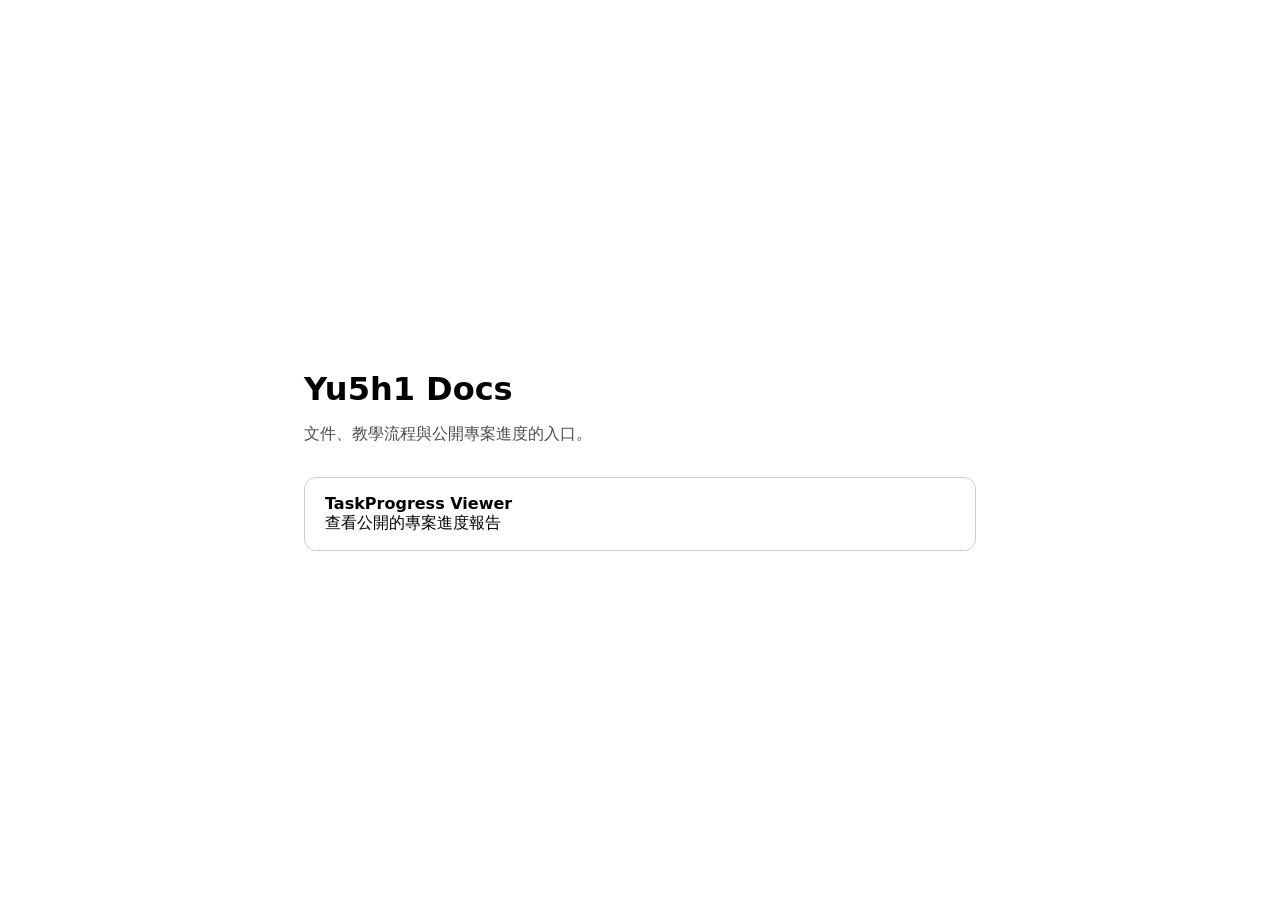
<file: index.html>
<!doctype html>
<html lang="zh-Hant">
  <head>
    <meta charset="utf-8" />
    <meta name="viewport" content="width=device-width, initial-scale=1" />
    <meta name="description" content="Yu5h1 的文件、教學流程與公開進度報告入口。" />
    <title>Yu5h1 Docs</title>
    <script>
      (() => {
        const params = new URLSearchParams(window.location.search);
        if (params.has("scope") || params.has("report") || params.has("dev")) {
          for (const name of ["report", "dev"]) {
            const value = params.get(name);
            if (value?.startsWith("reports/")) {
              params.set(name, `../${value}`);
            }
          }
          window.location.replace(`task-progress/?${params}${window.location.hash}`);
        }
      })();
    </script>
    <style>
      :root {
        color-scheme: light dark;
        font-family: system-ui, -apple-system, "Segoe UI", sans-serif;
      }

      body {
        margin: 0;
        min-height: 100vh;
        display: grid;
        place-items: center;
        background: Canvas;
        color: CanvasText;
      }

      main {
        width: min(42rem, calc(100% - 2rem));
      }

      h1 {
        margin-bottom: 0.5rem;
      }

      p {
        color: color-mix(in srgb, CanvasText 70%, transparent);
      }

      nav {
        display: grid;
        gap: 0.75rem;
        margin-top: 2rem;
      }

      a {
        display: block;
        padding: 1rem 1.25rem;
        border: 1px solid color-mix(in srgb, CanvasText 20%, transparent);
        border-radius: 0.75rem;
        color: inherit;
        text-decoration: none;
      }

      a:hover {
        border-color: LinkText;
      }
    </style>
  </head>
  <body>
    <main>
      <h1>Yu5h1 Docs</h1>
      <p>文件、教學流程與公開專案進度的入口。</p>
      <nav aria-label="主要內容">
        <a href="task-progress/">
          <strong>TaskProgress Viewer</strong><br />
          查看公開的專案進度報告
        </a>
      </nav>
    </main>
  </body>
</html>
</file>
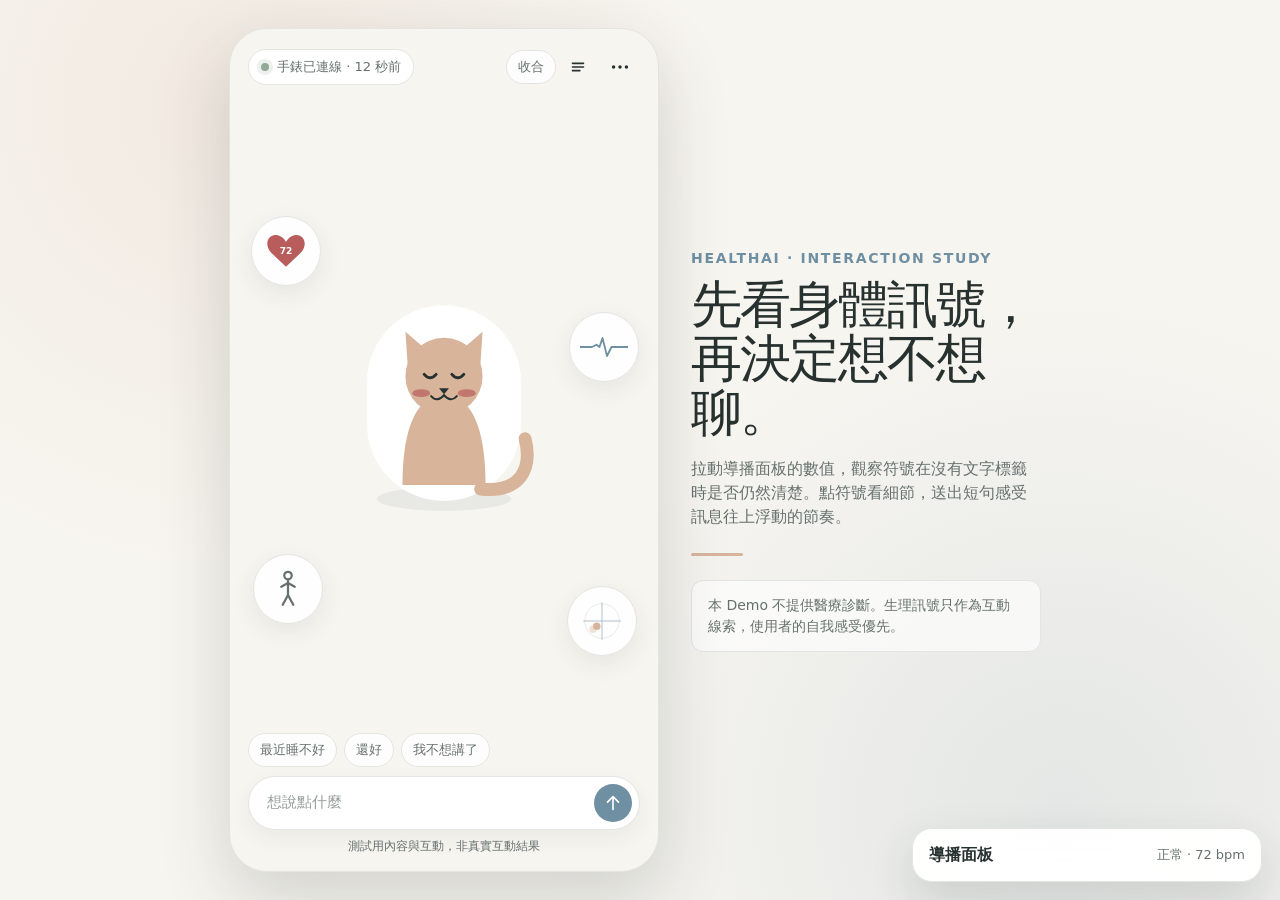
<file: Demo/HealthAI/index.html>
<!doctype html>
<html lang="zh-Hant" data-motion="full">
<head>
  <meta charset="utf-8">
  <meta name="viewport" content="width=device-width, initial-scale=1">
  <meta name="description" content="HealthAI 單頁介面互動 Demo，所有資料與回覆皆為虛構內容。">
  <title>HealthAI 介面互動 Demo</title>
  <link rel="stylesheet" href="styles.css">
</head>
<body>
  <main class="demo-shell">
    <section class="phone" id="phone" aria-label="HealthAI 互動 Demo">
      <div class="app" id="app" data-state="home">
        <header class="topbar">
          <div class="connection" id="connectionStatus">
            <span class="connection-dot" aria-hidden="true"></span>
            <span id="connectionText">手錶已連線 · 12 秒前</span>
          </div>
          <div class="top-actions">
            <button class="chip-button" id="signalLayoutToggle" type="button" aria-expanded="true" aria-label="收合訊號到頂部橫列">收合</button>
            <button class="icon-button" id="openTranscriptTop" type="button" aria-label="展開完整訊息串">
              <svg class="icon" viewBox="0 0 24 24" aria-hidden="true"><path d="M6 8h12M6 12h12M6 16h8"/></svg>
            </button>
            <button class="icon-button" id="entryMenuToggle" type="button" aria-label="開啟其他功能入口" aria-expanded="false">
              <svg class="icon" viewBox="0 0 24 24" aria-hidden="true"><circle cx="5" cy="12" r="1"/><circle cx="12" cy="12" r="1"/><circle cx="19" cy="12" r="1"/></svg>
            </button>
            <div class="entry-menu" id="entryMenu">
              <button type="button" data-detail="review"><span>健康回顧</span><small>入口示意</small></button>
              <button type="button" data-detail="records"><span>紀錄</span><small>入口示意</small></button>
              <button type="button" data-detail="settings"><span>設定</span><small>入口示意</small></button>
            </div>
          </div>
        </header>

        <section class="scene" id="scene" aria-label="角色與身體訊號">
          <div class="cat-wrap" aria-label="HealthAI 貓角色">
            <svg viewBox="0 0 180 230" role="img" aria-labelledby="catTitle">
              <title id="catTitle">一隻坐著的柔和色貓咪</title>
              <ellipse cx="90" cy="208" rx="68" ry="12" fill="var(--divider)" opacity=".72"/>
              <rect x="12" y="12" width="156" height="198" rx="78" fill="var(--surface)"/>
              <path d="M87 70 51 39 54 84Z" fill="var(--accentWarm)"/>
              <path d="M93 70 129 39 126 84Z" fill="var(--accentWarm)"/>
              <path d="M48 194c0-62 16-91 42-91s42 29 42 91Z" fill="var(--accentWarm)"/>
              <path d="M127 198c39 4 53-19 45-51" fill="none" stroke="var(--accentWarm)" stroke-width="13" stroke-linecap="round"/>
              <circle cx="90" cy="84" r="39" fill="var(--accentWarm)"/>
              <g class="cat-eyes-soft" fill="none" stroke="var(--textPrimary)" stroke-width="3" stroke-linecap="round">
                <path d="M70 82q6 7 12 0M98 82q6 7 12 0"/>
              </g>
              <g class="cat-eyes-open" fill="var(--textPrimary)"><circle cx="76" cy="84" r="2.5"/><circle cx="104" cy="84" r="2.5"/></g>
              <g class="cat-eyes-neutral" fill="none" stroke="var(--textPrimary)" stroke-width="3" stroke-linecap="round">
                <path d="M70 84h12M98 84h12"/>
              </g>
              <path d="m85 96 10 0-5 6Z" fill="var(--textPrimary)"/>
              <path class="cat-mouth-soft" d="M90 103q-7 8-13 1m13-1q7 8 13 1" fill="none" stroke="var(--textPrimary)" stroke-width="2" stroke-linecap="round"/>
              <path class="cat-mouth-neutral" d="M83 107h14" fill="none" stroke="var(--textPrimary)" stroke-width="2" stroke-linecap="round"/>
              <g class="cat-cheeks" fill="var(--critical)" opacity=".22"><ellipse cx="67" cy="101" rx="9" ry="4"/><ellipse cx="113" cy="101" rx="9" ry="4"/></g>
            </svg>
          </div>

          <button class="signal signal-heart" type="button" data-detail="heart" aria-label="心率 72，點擊查看細節">
            <svg viewBox="0 0 64 64" aria-hidden="true">
              <path class="heart-glyph" d="M32 53 13 35C1 23 9 8 21 11c5 1 9 5 11 9 2-4 6-8 11-9 12-3 20 12 8 24Z" fill="currentColor"/>
              <text class="heart-number" id="heartNumber" x="32" y="32">72</text>
            </svg>
          </button>

          <button class="signal signal-ecg" type="button" data-detail="arousal" aria-label="生理喚起偏低，點擊查看說明">
            <svg class="ecg-window" viewBox="0 0 64 64" aria-hidden="true">
              <g class="ecg-track" fill="none" stroke="currentColor" stroke-width="2.4" stroke-linecap="round" stroke-linejoin="round">
                <path id="ecgPath" d="M0 32H64"/>
              </g>
            </svg>
          </button>

          <button class="signal signal-walk" type="button" data-detail="movement" aria-label="動作狀態靜止，點擊查看說明">
            <svg class="walker" viewBox="0 0 64 64" aria-hidden="true">
              <g id="poseStand" class="walker-pose active" fill="none" stroke="currentColor" stroke-width="3" stroke-linecap="round" stroke-linejoin="round">
                <circle cx="32" cy="14" r="5"/><path d="M32 20v20M23 29l9-5 9 5M32 40l-7 13M32 40l7 13"/>
              </g>
              <g id="poseWalk" class="walker-pose" fill="none" stroke="currentColor" stroke-width="3" stroke-linecap="round" stroke-linejoin="round">
                <circle cx="35" cy="12" r="5"/><path d="m33 19-5 18M29 25l-10 8M30 24l12 7M28 37l-12 13M28 37l13 12"/>
              </g>
              <g id="poseRun" class="walker-pose" fill="none" stroke="currentColor" stroke-width="3" stroke-linecap="round" stroke-linejoin="round">
                <circle cx="39" cy="12" r="5"/><path d="m35 19-10 17M31 25l-14 2M31 24l11 9M25 36l-15 6M25 36l12 15"/>
              </g>
            </svg>
          </button>

          <button class="signal signal-va" type="button" data-detail="va" aria-label="情緒座標，點擊查看說明">
            <svg viewBox="0 0 64 64" aria-hidden="true">
              <circle cx="32" cy="32" r="23" fill="none" stroke="var(--divider)"/>
              <path d="M32 7v50M7 32h50" stroke="currentColor" stroke-width="1" opacity=".7"/>
              <circle class="va-trail" id="vaTrail" cx="36" cy="27" r="5" fill="var(--caution)" opacity=".22"/>
              <circle class="va-cursor" id="vaCursor" cx="39" cy="24" r="5" fill="var(--accentWarm)"/>
            </svg>
          </button>

          <div class="messages-veil" aria-hidden="true"></div>
          <div class="message-stack" id="messageStack" aria-live="polite" aria-label="最近的訊息"></div>

          <aside class="pinned-notice pause" role="status">
            <strong>先停一下，確認現在的感受</strong>
            <p>生理訊號只提供互動線索；你的自我感受永遠優先。</p>
            <div class="notice-actions">
              <button class="secondary-button" type="button" data-resume="slow">有點強烈</button>
              <button class="primary-button" type="button" data-resume="ok">還可以，繼續</button>
            </div>
          </aside>

          <aside class="crisis-card" role="alert">
            <p class="eyebrow">介面示範 · 不是即時求助服務</p>
            <h2>你的安全比繼續對話更重要</h2>
            <p>如果你正處於立即危險，請聯絡當地緊急服務或身邊可信任的人。此按鈕不會撥號。</p>
            <div class="crisis-actions">
              <button class="critical-button" id="fakeCall" type="button">示範：撥打 1925</button>
              <button class="secondary-button" id="markSafe" type="button">我目前安全</button>
            </div>
          </aside>
        </section>

        <section class="composer-zone" aria-label="示範對話輸入">
          <div class="quick-prompts" aria-label="預設短句">
            <button class="chip-button" type="button" data-prompt="最近睡不好">最近睡不好</button>
            <button class="chip-button" type="button" data-prompt="還好">還好</button>
            <button class="chip-button" type="button" data-prompt="我不想講了">我不想講了</button>
          </div>
          <form class="composer" id="composer">
            <input id="messageInput" type="text" maxlength="120" autocomplete="off" aria-label="輸入示範訊息" placeholder="想說點什麼">
            <button class="send-button" id="sendButton" type="submit" aria-label="送出示範訊息">
              <svg class="icon" viewBox="0 0 24 24" aria-hidden="true"><path d="M12 19V5M6 11l6-6 6 6"/></svg>
            </button>
          </form>
        </section>
        <p class="persistent-disclosure">測試用內容與互動，非真實互動結果</p>
      </div>

      <button class="scrim" id="scrim" type="button" aria-label="關閉面板"></button>

      <section class="sheet detail-sheet" id="detailSheet" aria-labelledby="detailTitle">
        <button class="grabber" type="button" aria-label="向下拖拉或點擊收合細節面板"></button>
        <div class="sheet-header">
          <div>
            <p class="sheet-kicker" id="detailKicker">近 7 天 · 虛構資料</p>
            <h2 id="detailTitle">靜息心率</h2>
          </div>
          <button class="icon-button" id="closeDetail" type="button" aria-label="關閉細節卡">
            <svg class="icon" viewBox="0 0 24 24" aria-hidden="true"><path d="m7 7 10 10M17 7 7 17"/></svg>
          </button>
        </div>
        <div class="metric-line">
          <span class="metric-value" id="detailValue">72</span>
          <span class="metric-unit" id="detailUnit">bpm · 比上週低 3%</span>
        </div>
        <p id="detailDescription" class="context-copy">數字放在心形中央，方便在動畫停止時仍能辨認目前狀態。</p>
        <svg class="sparkline" id="sparkline" viewBox="0 0 300 62" aria-label="示意趨勢圖">
          <polyline points="4,41 52,26 100,47 148,16 196,34 244,10 296,23" fill="none" stroke="var(--brandPrimary)" stroke-width="3" stroke-linecap="round" stroke-linejoin="round"/>
          <circle cx="296" cy="23" r="5" fill="var(--brandPrimary)"/>
        </svg>
        <div class="detail-grid" id="detailGrid">
          <div><p class="detail-label">涵蓋率</p><p class="detail-data">86%</p></div>
          <div><p class="detail-label">量測來源</p><p class="detail-data">Apple Watch（示意）</p></div>
        </div>
        <button class="primary-button" id="talkFromDetail" type="button">聊聊這件事</button>
        <p class="sheet-privacy">介面 Demo 不會讀取或保存任何健康資料</p>
      </section>

      <section class="sheet transcript-sheet" id="transcriptSheet" aria-labelledby="transcriptTitle">
        <button class="grabber" type="button" aria-label="向下拖拉或點擊收合聊天面板"></button>
        <div class="sheet-header">
          <div>
            <p class="sheet-kicker">完整訊息串 · 僅存在這個分頁</p>
            <h2 id="transcriptTitle">剛才的對話</h2>
          </div>
          <button class="icon-button" id="closeTranscript" type="button" aria-label="收起完整訊息串">
            <svg class="icon" viewBox="0 0 24 24" aria-hidden="true"><path d="m7 7 10 10M17 7 7 17"/></svg>
          </button>
        </div>
        <div class="transcript-list" id="transcriptList">
          <p class="empty-transcript">送出一句話後，完整內容會保留在這裡。</p>
        </div>
      </section>
    </section>

    <aside class="context" aria-label="Demo 說明">
      <p class="context-kicker">HealthAI · Interaction Study</p>
      <h1>先看身體訊號，再決定想不想聊。</h1>
      <p class="context-copy">拉動導播面板的數值，觀察符號在沒有文字標籤時是否仍然清楚。點符號看細節，送出短句感受訊息往上浮動的節奏。</p>
      <hr class="context-rule">
      <p class="context-note">本 Demo 不提供醫療診斷。生理訊號只作為互動線索，使用者的自我感受優先。</p>
    </aside>
  </main>

  <aside class="director" id="director" aria-label="Demo 導播面板">
    <button class="director-toggle" id="directorToggle" type="button" aria-expanded="false">
      <span>導播面板</span><span id="directorSummary">正常 · 72 bpm</span>
    </button>
    <div class="director-body">
      <div class="control-group">
        <div class="control-label"><label for="heartRate">心率</label><output id="heartRateOut">72 bpm</output></div>
        <input id="heartRate" type="range" min="45" max="145" value="72" step="1">
      </div>
      <div class="control-group">
        <div class="control-label"><label for="arousal">生理喚起</label><output id="arousalOut">0.28</output></div>
        <input id="arousal" type="range" min="0" max="1" value="0.28" step="0.01">
      </div>
      <div class="control-group">
        <div class="control-label"><label for="movement">動作</label><output id="movementOut">靜止 · 0.08</output></div>
        <input id="movement" type="range" min="0" max="1" value="0.08" step="0.01">
      </div>
      <div class="control-group">
        <div class="control-label"><label for="veil">文字漸層淡出強度</label><output id="veilOut">0.82</output></div>
        <input id="veil" type="range" min="0.55" max="0.95" value="0.82" step="0.01">
      </div>
      <div class="control-group">
        <label class="select-label" for="motionMode">動態效果
          <select id="motionMode">
            <option value="full" selected>開啟（Demo）</option>
            <option value="system">跟隨系統</option>
            <option value="off">關閉</option>
          </select>
        </label>
      </div>
      <div class="control-group">
        <span class="control-label">政策三態</span>
        <div class="segmented" id="policyControl" role="group" aria-label="切換政策狀態">
          <button type="button" data-policy="conversing" aria-pressed="true">正常</button>
          <button type="button" data-policy="paused" aria-pressed="false">暫停</button>
          <button type="button" data-policy="crisis" aria-pressed="false">危機</button>
        </div>
      </div>
      <div class="control-group">
        <label class="select-label" for="watchStatus">手錶訊號狀態
          <select id="watchStatus">
            <option value="connected">已連線</option>
            <option value="offline">手錶未連線</option>
            <option value="denied">健康資料權限被拒</option>
          </select>
        </label>
        <p class="director-hint">無訊號時符號只留線稿、不動，避免把「沒量到」畫成「平穩」。</p>
      </div>
    </div>
  </aside>

  <div class="toast" id="toast" role="status" aria-live="polite"></div>

  <script src="js/motion.js"></script>
  <script src="js/state.js"></script>
  <script src="js/demo.js"></script>
  <script src="js/conversation.js"></script>
  <script src="js/sheets.js"></script>
  <script src="js/signals.js"></script>
  <script src="js/app.js"></script>
</body>
</html>
</file>
<file: Demo/HealthAI/styles.css>
:root {
  --background: #F7F5F0;
  --surface: #FFFFFF;
  --brandPrimary: #6F8FA3;
  --brandSecondary: #91A995;
  --accentWarm: #D8B49B;
  --textPrimary: #27312F;
  --textSecondary: #66716D;
  --divider: #E2E5E1;
  --caution: #B98555;
  --critical: #B85C5C;
  --bpm: 72;
  --arousal: .28;
  --movement: .08;
  --veil-opacity: .82;
  color-scheme: light;
  font-family: "Noto Sans TC", "PingFang TC", "Microsoft JhengHei", "Segoe UI", system-ui, sans-serif;
}

* { box-sizing: border-box; }
html { background: var(--background); }
body {
  margin: 0;
  min-width: 320px;
  min-height: 100vh;
  color: var(--textPrimary);
  background:
    radial-gradient(circle at 18% 12%, color-mix(in srgb, var(--accentWarm) 18%, transparent), transparent 29rem),
    radial-gradient(circle at 83% 90%, color-mix(in srgb, var(--brandPrimary) 14%, transparent), transparent 32rem),
    var(--background);
  font-size: 16px;
  line-height: 1.5;
}

button, input, select { font: inherit; }
button { color: inherit; }
button:focus-visible, input:focus-visible, select:focus-visible {
  outline: 3px solid color-mix(in srgb, var(--brandPrimary) 48%, transparent);
  outline-offset: 2px;
}
[hidden] { display: none !important; }

.demo-shell {
  min-height: 100vh;
  display: grid;
  grid-template-columns: minmax(320px, 430px) minmax(260px, 360px);
  align-items: center;
  justify-content: center;
  gap: 32px;
  padding: 28px;
}

.context {
  max-width: 350px;
  align-self: center;
}
.context-kicker {
  margin: 0 0 8px;
  color: var(--brandPrimary);
  font-size: .875rem;
  font-weight: 700;
  letter-spacing: .12em;
  text-transform: uppercase;
}
.context h1 {
  margin: 0;
  font-size: clamp(2rem, 4vw, 3.6rem);
  font-weight: 500;
  line-height: 1.06;
  letter-spacing: -.04em;
}
.context-copy { margin: 18px 0 0; color: var(--textSecondary); }
.context-rule {
  width: 52px;
  height: 3px;
  margin: 24px 0;
  border: 0;
  border-radius: 99px;
  background: var(--accentWarm);
}
.context-note {
  margin: 0;
  padding: 14px 16px;
  border: 1px solid var(--divider);
  border-radius: 12px;
  background: color-mix(in srgb, var(--surface) 65%, transparent);
  color: var(--textSecondary);
  font-size: .875rem;
}

.phone {
  position: relative;
  width: min(100%, 430px);
  height: min(880px, calc(100vh - 56px));
  min-height: 680px;
  overflow: hidden;
  isolation: isolate;
  border: 1px solid var(--divider);
  border-radius: 38px;
  background: var(--background);
  box-shadow: 0 26px 70px color-mix(in srgb, var(--textPrimary) 18%, transparent);
}

.app {
  height: 100%;
  display: flex;
  flex-direction: column;
  padding: max(18px, env(safe-area-inset-top)) 18px max(16px, env(safe-area-inset-bottom));
}

.topbar {
  position: relative;
  z-index: 7;
  display: flex;
  align-items: center;
  justify-content: space-between;
  gap: 12px;
}
.top-actions { position: relative; display: flex; align-items: center; gap: 2px; }
.connection {
  min-height: 36px;
  display: inline-flex;
  align-items: center;
  gap: 8px;
  padding: 6px 12px;
  border: 1px solid var(--divider);
  border-radius: 999px;
  background: var(--surface);
  color: var(--textSecondary);
  font-size: .8125rem;
  white-space: nowrap;
}
.connection-dot {
  width: 8px;
  height: 8px;
  border-radius: 50%;
  background: var(--brandSecondary);
  box-shadow: 0 0 0 4px color-mix(in srgb, var(--brandSecondary) 17%, transparent);
}
.icon-button {
  width: 40px;
  height: 40px;
  display: inline-grid;
  place-items: center;
  flex: 0 0 auto;
  padding: 0;
  border: 0;
  border-radius: 50%;
  background: transparent;
  cursor: pointer;
}
.icon-button:hover { background: color-mix(in srgb, var(--surface) 75%, transparent); }
.icon { width: 22px; height: 22px; fill: none; stroke: currentColor; stroke-width: 1.8; stroke-linecap: round; stroke-linejoin: round; }

.entry-menu {
  position: absolute;
  z-index: 15;
  top: 45px;
  right: 0;
  width: 220px;
  display: none;
  padding: 7px;
  border: 1px solid var(--divider);
  border-radius: 16px;
  background: var(--surface);
  box-shadow: 0 14px 34px color-mix(in srgb, var(--textPrimary) 14%, transparent);
}
.entry-menu.open { display: grid; gap: 3px; }
.entry-menu button {
  min-height: 44px;
  display: flex;
  align-items: center;
  justify-content: space-between;
  padding: 9px 11px;
  border: 0;
  border-radius: 11px;
  background: transparent;
  cursor: pointer;
  text-align: left;
  font-size: .875rem;
}
.entry-menu button:hover { background: var(--background); }
.entry-menu small { color: var(--textSecondary); }

.persistent-disclosure {
  flex-shrink: 0;
  margin: 8px 0 0;
  padding: 0 4px;
  color: var(--textSecondary);
  font-size: .75rem;
  line-height: 1.45;
  text-align: center;
}

.scene {
  position: relative;
  flex: 1;
  min-height: 0;
  margin-top: 8px;
}

.cat-wrap {
  position: absolute;
  left: 50%;
  top: 49%;
  width: 178px;
  transform: translate(-50%, -50%);
  transition: opacity .3s ease, transform .45s ease;
}
.cat-wrap svg { display: block; width: 100%; overflow: visible; }
.cat-eyes-soft, .cat-mouth-soft { opacity: 1; transition: opacity .25s ease; }
.cat-eyes-open { opacity: 0; transition: opacity .25s ease; }
.cat-eyes-neutral, .cat-mouth-neutral { opacity: 0; transition: opacity .25s ease; }
.cat-cheeks { opacity: .7; transition: opacity .25s ease; }
[data-expression="attentive"] .cat-eyes-soft { opacity: 0; }
[data-expression="attentive"] .cat-eyes-open { opacity: 1; }
[data-state="paused"] .cat-eyes-soft,
[data-state="paused"] .cat-eyes-open,
[data-state="paused"] .cat-mouth-soft,
[data-state="crisis"] .cat-eyes-soft,
[data-state="crisis"] .cat-eyes-open,
[data-state="crisis"] .cat-mouth-soft { opacity: 0; }
[data-state="paused"] .cat-eyes-neutral,
[data-state="paused"] .cat-mouth-neutral,
[data-state="crisis"] .cat-eyes-neutral,
[data-state="crisis"] .cat-mouth-neutral { opacity: 1; }
[data-state="paused"] .cat-cheeks,
[data-state="crisis"] .cat-cheeks { opacity: 0; }

.signal {
  position: absolute;
  z-index: 2;
  display: grid;
  place-items: center;
  width: 70px;
  height: 70px;
  padding: 0;
  border: 1px solid var(--divider);
  border-radius: 50%;
  background: color-mix(in srgb, var(--surface) 92%, transparent);
  box-shadow: 0 8px 24px color-mix(in srgb, var(--textPrimary) 8%, transparent);
  cursor: pointer;
  transition: border-color .2s ease, opacity .2s ease;
}
.signal:hover, .signal:focus-visible {
  z-index: 6;
  border-color: var(--brandPrimary);
}
.signal-heart { left: 3px; top: 19%; color: var(--critical); }
.signal-ecg { right: 1px; top: 34%; color: var(--brandPrimary); }
.signal-walk { left: 5px; bottom: 17%; color: var(--textSecondary); }
.signal-va { right: 3px; bottom: 12%; color: var(--brandPrimary); }
.scene[data-layout="compact"] .signal {
  top: 0; bottom: auto; width: 44px; height: 44px;
  border-color: transparent; background: transparent; box-shadow: none;
}
.scene[data-layout="compact"] .signal svg { width: 40px; height: 40px; }
.scene[data-layout="compact"] .signal-heart { left: 0; right: auto; }
.scene[data-layout="compact"] .signal-ecg { left: 48px; right: auto; }
.scene[data-layout="compact"] .signal-walk { left: 96px; right: auto; }
.scene[data-layout="compact"] .signal-va { left: auto; right: 0; }
.signal svg { width: 48px; height: 48px; overflow: visible; }

.heart-glyph {
  transform-origin: 32px 34px;
  animation: heartbeat calc(60s / var(--bpm)) ease-in-out infinite;
}
.heart-number {
  font-size: 12px;
  font-weight: 700;
  fill: var(--surface);
  text-anchor: middle;
  dominant-baseline: middle;
  pointer-events: none;
}
.heart-number.three-digits { font-size: 9.5px; }
@keyframes heartbeat {
  0%, 44%, 100% { transform: scale(1); }
  12% { transform: scale(1.13); }
  24% { transform: scale(.98); }
}

.ecg-window { clip-path: inset(0 round 10px); }
.ecg-track { animation: ecg-roll calc(2.7s - var(--arousal) * 1.7s) linear infinite; }
@keyframes ecg-roll { to { transform: translateX(-64px); } }

.walker-pose { display: none; }
.walker-pose.active { display: block; }
.walker.active { animation: walk-bob calc(1.2s - var(--movement) * .7s) ease-in-out infinite; }
@keyframes walk-bob { 50% { transform: translateY(-2px) rotate(1deg); } }

.va-cursor { transition: cx .55s ease, cy .55s ease; }
.va-trail { transition: cx 1.15s ease, cy 1.15s ease; }

.unknown .signal-heart,
.unknown .signal-ecg,
.unknown .signal-walk { color: var(--textSecondary); border-style: dashed; opacity: .74; }
.unknown .heart-glyph { fill: none; stroke: currentColor; stroke-width: 2; animation: none; }
.unknown .heart-number { fill: var(--textSecondary); font-size: 15px; }
.unknown .ecg-track, .unknown .walker { animation: none; }

.messages-veil {
  display: none;
  position: absolute;
  z-index: 3;
  left: -18px;
  right: -18px;
  bottom: 0;
  height: 68%;
  pointer-events: none;
  opacity: 0;
  background: linear-gradient(to bottom, transparent 0%, rgb(247 245 240 / .62) 42%, rgb(247 245 240 / var(--veil-opacity)) 100%);
  transition: opacity .3s ease;
}
[data-state="conversing"] .messages-veil,
[data-state="paused"] .messages-veil,
[data-state="crisis"] .messages-veil { opacity: 1; }

.message-stack {
  position: absolute;
  z-index: 5;
  left: 5px;
  right: 5px;
  bottom: 8px;
  max-height: 48%;
  display: flex;
  flex-direction: column-reverse;
  gap: 9px;
  overflow: hidden;
  pointer-events: none;
  -webkit-mask-image: linear-gradient(to top, black 0%, black 40%, transparent 100%);
  mask-image: linear-gradient(to top, black 0%, black 40%, transparent 100%);
}
.message {
  align-self: flex-start;
  flex-shrink: 0;
  width: 100%;
  padding: 3px 0;
  border: 0;
  border-radius: 0;
  background: transparent;
  box-shadow: none;
  text-align: left;
  overflow-wrap: anywhere;
  pointer-events: auto;
  cursor: pointer;
  animation: message-in .36s ease;
}
.message.user {
  align-self: flex-start;
}
.message-stack .message-prefix { display: inline; margin-right: 8px; }
.message-prefix {
  display: block;
  margin-bottom: 2px;
  color: var(--textSecondary);
  font-size: .75rem;
  font-weight: 700;
}
.message-text { font-size: .875rem; line-height: 1.45; }
@keyframes message-in {
  from { opacity: 0; transform: translateY(12px); }
  to { opacity: 1; transform: translateY(0); }
}

.pinned-notice {
  position: absolute;
  z-index: 8;
  left: 5px;
  right: 5px;
  bottom: 8px;
  display: none;
  padding: 14px 15px;
  border: 1px solid var(--caution);
  border-radius: 16px;
  background: var(--surface);
  box-shadow: 0 12px 28px color-mix(in srgb, var(--textPrimary) 13%, transparent);
}
[data-state="paused"] .pinned-notice.pause { display: block; }
.pinned-notice strong { display: block; margin-bottom: 3px; font-size: .9375rem; }
.pinned-notice p { margin: 0; color: var(--textSecondary); font-size: .8125rem; }
.notice-actions { display: flex; gap: 8px; margin-top: 12px; }
.notice-actions button { flex: 1; min-height: 40px; }

.crisis-card {
  position: absolute;
  z-index: 9;
  inset: auto 5px 8px;
  display: none;
  padding: 17px;
  border: 2px solid var(--critical);
  border-radius: 20px;
  background: var(--surface);
  box-shadow: 0 16px 34px color-mix(in srgb, var(--critical) 18%, transparent);
}
[data-state="crisis"] .crisis-card { display: block; }
.crisis-card .eyebrow { color: var(--critical); }
.crisis-card h2 { margin: 3px 0 7px; font-size: 1.125rem; }
.crisis-card p { margin: 0; color: var(--textSecondary); font-size: .8125rem; }
.crisis-actions { display: grid; grid-template-columns: 1fr 1fr; gap: 8px; margin-top: 14px; }

.composer-zone { position: relative; z-index: 10; }
.quick-prompts {
  display: flex;
  gap: 7px;
  margin: 0 0 9px;
  overflow-x: auto;
  scrollbar-width: none;
}
.quick-prompts::-webkit-scrollbar { display: none; }
.chip-button {
  min-height: 34px;
  flex: 0 0 auto;
  padding: 6px 11px;
  border: 1px solid var(--divider);
  border-radius: 999px;
  background: color-mix(in srgb, var(--surface) 85%, transparent);
  color: var(--textSecondary);
  font-size: .8125rem;
  cursor: pointer;
}
.chip-button:hover { border-color: var(--brandPrimary); color: var(--textPrimary); }

.composer {
  display: flex;
  align-items: center;
  gap: 8px;
  min-height: 52px;
  padding: 7px 7px 7px 16px;
  border: 1px solid var(--divider);
  border-radius: 999px;
  background: var(--surface);
  box-shadow: 0 8px 22px color-mix(in srgb, var(--textPrimary) 6%, transparent);
}
.composer input {
  min-width: 0;
  flex: 1;
  border: 0;
  outline: 0;
  background: transparent;
  color: var(--textPrimary);
  font-size: .9375rem;
}
.composer input::placeholder { color: var(--textSecondary); opacity: .68; }
.send-button {
  width: 38px;
  height: 38px;
  display: grid;
  place-items: center;
  flex: 0 0 auto;
  padding: 0;
  border: 0;
  border-radius: 50%;
  background: var(--brandPrimary);
  color: var(--surface);
  cursor: pointer;
}
.send-button:disabled { opacity: .45; cursor: not-allowed; }

.secondary-button, .primary-button, .critical-button {
  min-height: 44px;
  padding: 9px 14px;
  border-radius: 14px;
  cursor: pointer;
  font-size: .875rem;
  font-weight: 700;
}
.secondary-button { border: 1px solid var(--divider); background: var(--surface); }
.primary-button { border: 1px solid var(--brandPrimary); background: var(--brandPrimary); color: var(--surface); }
.critical-button { border: 1px solid var(--critical); background: var(--critical); color: var(--surface); }

.scrim {
  position: absolute;
  z-index: 19;
  inset: 0;
  opacity: 0;
  visibility: hidden;
  border: 0;
  background: color-mix(in srgb, var(--textPrimary) 34%, transparent);
  transition: opacity .25s ease, visibility .25s ease;
}
.phone.sheet-visible .scrim { opacity: 1; visibility: visible; }

.sheet {
  position: absolute;
  z-index: 20;
  left: 0;
  right: 0;
  bottom: 0;
  max-height: 78%;
  padding: 12px 22px max(22px, env(safe-area-inset-bottom));
  overflow-y: auto;
  border-radius: 28px 28px 38px 38px;
  background: var(--surface);
  transform: translateY(104%);
  visibility: hidden;
  /* Position is owned by Motion.spring, including opening and closing. */
}
.sheet.is-active { visibility: visible; transform: translateY(0); }
.grabber {
  display: grid; place-items: center; width: 100%; height: 36px;
  margin: -8px auto 6px; padding: 0; border: 0; background: transparent;
  cursor: grab; touch-action: none; user-select: none;
}
.grabber::after { content: ''; width: 38px; height: 4px; border-radius: 9px; background: var(--divider); }
.grabber:hover::after, .grabber:focus-visible::after { background: var(--brandPrimary); }
.sheet.dragging { transition: none; }
.sheet.dragging .grabber { cursor: grabbing; }
.sheet-header { display: flex; align-items: flex-start; justify-content: space-between; gap: 12px; }
.sheet h2 { margin: 0; font-size: 1.125rem; }
.sheet-kicker, .eyebrow { margin: 0; color: var(--textSecondary); font-size: .75rem; font-weight: 700; letter-spacing: .06em; }
.metric-line { display: flex; align-items: baseline; gap: 8px; margin: 12px 0; }
.metric-value { font-size: 2.5rem; font-weight: 500; letter-spacing: -.04em; }
.metric-unit { color: var(--textSecondary); font-size: .8125rem; }
.sparkline { width: 100%; height: 62px; display: block; }
.detail-grid { display: grid; grid-template-columns: 1fr 1fr; gap: 18px; padding-top: 16px; border-top: 1px solid var(--divider); }
.detail-grid p { margin: 0; }
.detail-label { color: var(--textSecondary); font-size: .75rem; }
.detail-data { margin-top: 3px !important; font-size: .9375rem; }
.sheet-privacy { margin: 14px 0 0; color: var(--textSecondary); opacity: .72; text-align: center; font-size: .75rem; }
.sheet .primary-button { width: 100%; margin-top: 18px; }

.transcript-list { display: flex; flex-direction: column; gap: 10px; margin-top: 16px; }
.transcript-row { padding: 8px 0; overflow-wrap: anywhere; }
.empty-transcript { padding: 32px 0; color: var(--textSecondary); text-align: center; }

.director {
  position: fixed;
  z-index: 50;
  right: 18px;
  bottom: 18px;
  width: min(350px, calc(100vw - 36px));
  border: 1px solid var(--divider);
  border-radius: 20px;
  background: color-mix(in srgb, var(--surface) 96%, transparent);
  box-shadow: 0 18px 45px color-mix(in srgb, var(--textPrimary) 15%, transparent);
  overflow: hidden;
  backdrop-filter: blur(16px);
}
.director-toggle {
  width: 100%;
  min-height: 52px;
  display: flex;
  align-items: center;
  justify-content: space-between;
  gap: 12px;
  padding: 12px 16px;
  border: 0;
  background: transparent;
  cursor: pointer;
  font-weight: 700;
}
.director-toggle span:last-child { color: var(--textSecondary); font-size: .8125rem; font-weight: 500; }
.director-body { display: none; max-height: min(72vh, 620px); overflow-y: auto; padding: 0 16px 16px; }
.director.open .director-body { display: block; }
.control-group { padding: 13px 0; border-top: 1px solid var(--divider); }
.control-label { display: flex; justify-content: space-between; gap: 10px; margin-bottom: 8px; color: var(--textSecondary); font-size: .8125rem; }
.control-label output { color: var(--textPrimary); font-weight: 700; }
input[type="range"] { width: 100%; accent-color: var(--brandPrimary); }
.segmented { display: grid; grid-template-columns: repeat(3, 1fr); gap: 5px; padding: 4px; border: 1px solid var(--divider); border-radius: 14px; background: var(--background); }
.segmented button { min-height: 38px; padding: 6px; border: 0; border-radius: 10px; background: transparent; color: var(--textSecondary); cursor: pointer; font-size: .8125rem; }
.segmented button[aria-pressed="true"] { background: var(--surface); color: var(--textPrimary); box-shadow: 0 2px 8px color-mix(in srgb, var(--textPrimary) 8%, transparent); }
.select-label { display: grid; gap: 7px; color: var(--textSecondary); font-size: .8125rem; }
select { min-height: 42px; padding: 8px 10px; border: 1px solid var(--divider); border-radius: 12px; background: var(--surface); color: var(--textPrimary); }
.director-hint { margin: 9px 0 0; color: var(--textSecondary); opacity: .72; font-size: .75rem; }

.toast {
  position: fixed;
  z-index: 70;
  left: 50%;
  bottom: 28px;
  max-width: calc(100vw - 36px);
  padding: 11px 16px;
  border: 1px solid var(--divider);
  border-radius: 999px;
  background: var(--textPrimary);
  color: var(--surface);
  font-size: .8125rem;
  transform: translate(-50%, 20px);
  opacity: 0;
  pointer-events: none;
  transition: opacity .2s ease, transform .2s ease;
}
.toast.show { opacity: 1; transform: translate(-50%, 0); }

@media (max-width: 850px) {
  .demo-shell { grid-template-columns: 1fr; padding: 14px; }
  .context { display: none; }
  .phone { justify-self: center; height: calc(100vh - 28px); min-height: 620px; }
  .director { right: 10px; bottom: 10px; }
}
@media (max-height: 730px) {
  .phone { min-height: 600px; }
  .quick-prompts { margin-bottom: 6px; }
  .cat-wrap { width: 146px; }
  .signal { width: 62px; height: 62px; }
  .signal svg { width: 43px; height: 43px; }
}
@media (prefers-reduced-motion: reduce) {
  html:not([data-motion="full"]) *,
  html:not([data-motion="full"]) *::before,
  html:not([data-motion="full"]) *::after {
    scroll-behavior: auto !important;
    animation-duration: .01ms !important;
    animation-iteration-count: 1 !important;
    transition-duration: .01ms !important;
  }
}
html[data-motion="off"] *,
html[data-motion="off"] *::before,
html[data-motion="off"] *::after {
  scroll-behavior: auto !important;
  animation-duration: .01ms !important;
  animation-iteration-count: 1 !important;
  transition-duration: .01ms !important;
}
</file>
